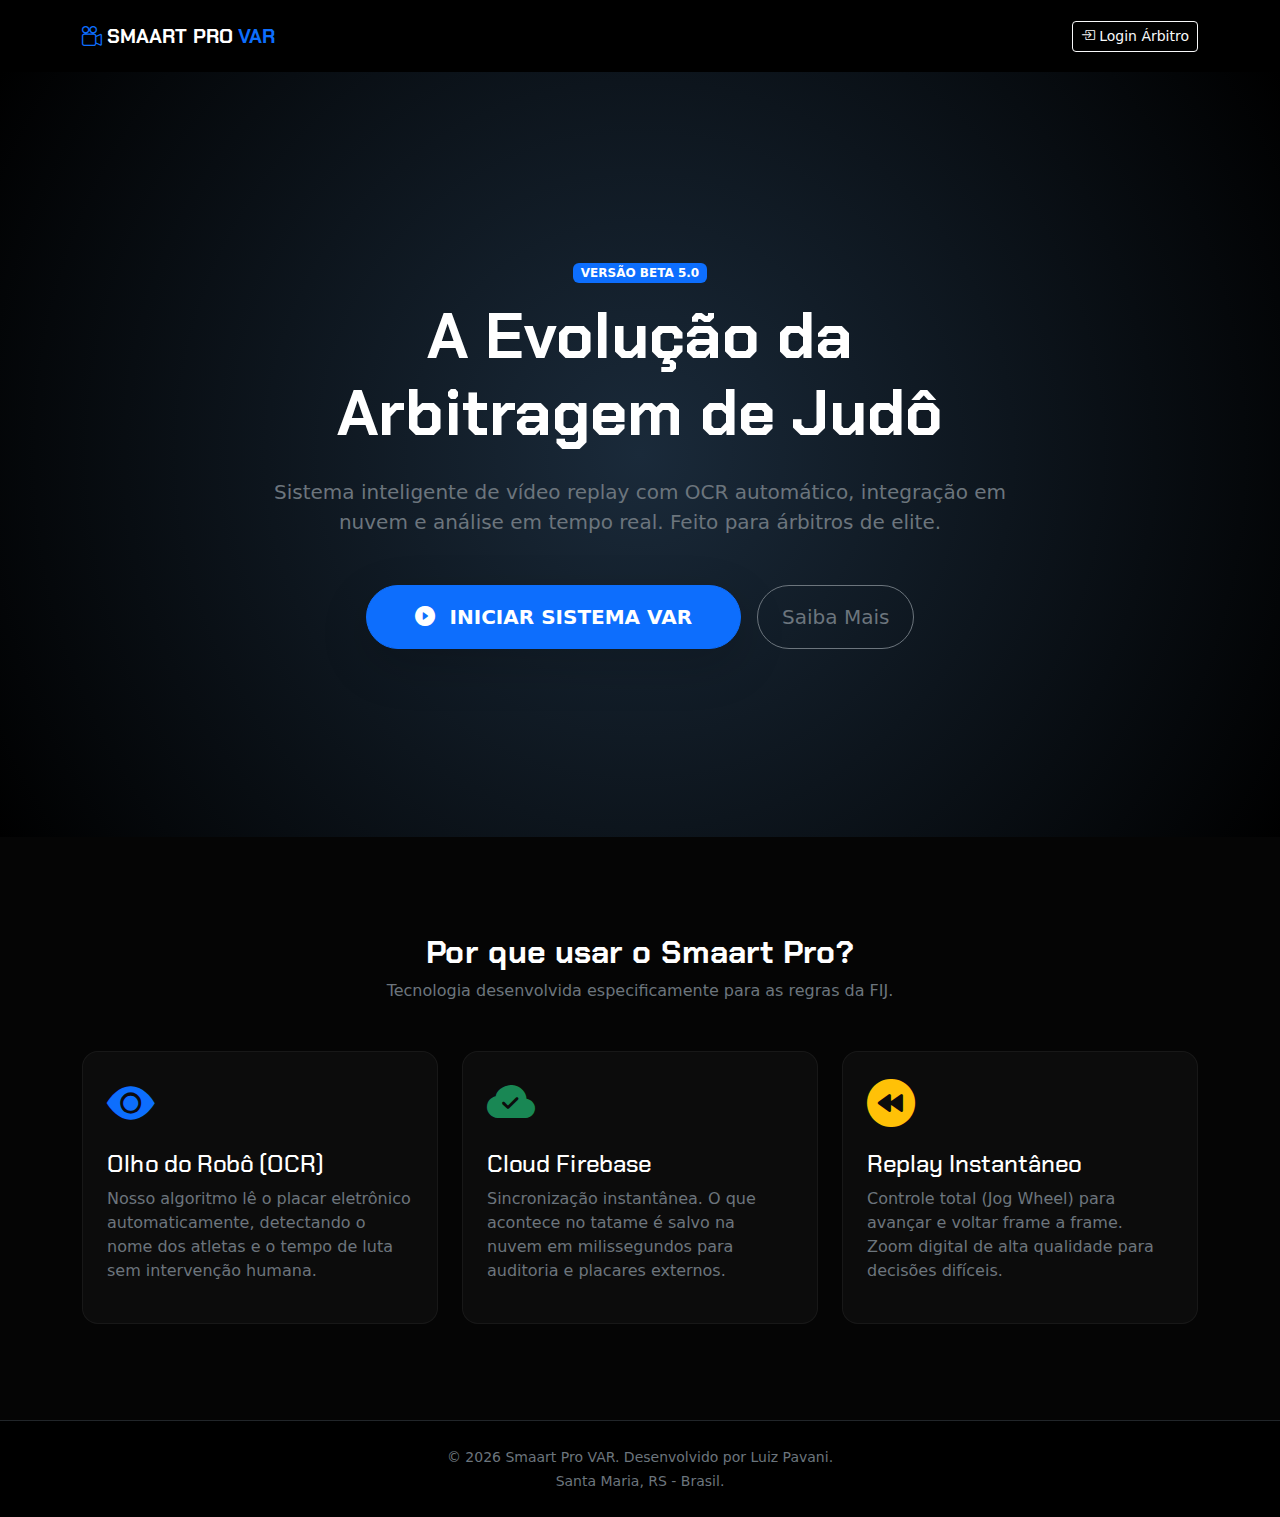
<file: SITE/index.html>
<!DOCTYPE html>
<html lang="pt-br">
<head>
    <meta charset="UTF-8">
    <meta name="viewport" content="width=device-width, initial-scale=1.0">
    <title>Smaart Pro VAR | Tecnologia para Arbitragem</title>
    
    <link href="https://cdn.jsdelivr.net/npm/bootstrap@5.3.0/dist/css/bootstrap.min.css" rel="stylesheet">
    <link rel="stylesheet" href="https://cdn.jsdelivr.net/npm/bootstrap-icons@1.10.0/font/bootstrap-icons.css">
    <link href="https://fonts.googleapis.com/css2?family=Chakra+Petch:wght@400;700&display=swap" rel="stylesheet">
    <link rel="stylesheet" href="style.css">
</head>
<body>

    <nav class="navbar navbar-expand-lg navbar-dark bg-black py-3">
        <div class="container">
            <a class="navbar-brand fw-bold text-uppercase" href="#">
                <i class="bi bi-camera-reels text-primary"></i> Smaart Pro <span class="text-primary">VAR</span>
            </a>
            <button class="btn btn-outline-light btn-sm ms-auto" onclick="window.location.href='./app/index.html'">
                <i class="bi bi-box-arrow-in-right"></i> Login Árbitro
            </button>
        </div>
    </nav>

    <header class="hero-section d-flex align-items-center text-center">
        <div class="container">
            <div class="row justify-content-center">
                <div class="col-lg-8">
                    <span class="badge bg-primary mb-3">VERSÃO BETA 5.0</span>
                    <h1 class="display-3 fw-bold text-white mb-4">A Evolução da Arbitragem de Judô</h1>
                    <p class="lead text-secondary mb-5">
                        Sistema inteligente de vídeo replay com OCR automático, integração em nuvem e análise em tempo real. Feito para árbitros de elite.
                    </p>
                    <div class="d-grid gap-3 d-sm-flex justify-content-sm-center">
                        <a href="./app/index.html" class="btn btn-primary btn-lg px-5 py-3 fw-bold rounded-pill shadow-lg glow-effect">
                            <i class="bi bi-play-circle-fill me-2"></i> INICIAR SISTEMA VAR
                        </a>
                        <a href="#features" class="btn btn-outline-secondary btn-lg px-4 py-3 rounded-pill">
                            Saiba Mais
                        </a>
                    </div>
                </div>
            </div>
        </div>
    </header>

    <section id="features" class="py-5 bg-darker">
        <div class="container py-5">
            <div class="text-center mb-5">
                <h2 class="fw-bold text-white">Por que usar o Smaart Pro?</h2>
                <p class="text-secondary">Tecnologia desenvolvida especificamente para as regras da FIJ.</p>
            </div>
            
            <div class="row g-4">
                <div class="col-md-4">
                    <div class="feature-card p-4 rounded-4 h-100">
                        <div class="icon-box mb-3 text-primary">
                            <i class="bi bi-eye-fill display-5"></i>
                        </div>
                        <h4 class="text-white">Olho do Robô (OCR)</h4>
                        <p class="text-secondary">Nosso algoritmo lê o placar eletrônico automaticamente, detectando o nome dos atletas e o tempo de luta sem intervenção humana.</p>
                    </div>
                </div>
                <div class="col-md-4">
                    <div class="feature-card p-4 rounded-4 h-100">
                        <div class="icon-box mb-3 text-success">
                            <i class="bi bi-cloud-check-fill display-5"></i>
                        </div>
                        <h4 class="text-white">Cloud Firebase</h4>
                        <p class="text-secondary">Sincronização instantânea. O que acontece no tatame é salvo na nuvem em milissegundos para auditoria e placares externos.</p>
                    </div>
                </div>
                <div class="col-md-4">
                    <div class="feature-card p-4 rounded-4 h-100">
                        <div class="icon-box mb-3 text-warning">
                            <i class="bi bi-rewind-circle-fill display-5"></i>
                        </div>
                        <h4 class="text-white">Replay Instantâneo</h4>
                        <p class="text-secondary">Controle total (Jog Wheel) para avançar e voltar frame a frame. Zoom digital de alta qualidade para decisões difíceis.</p>
                    </div>
                </div>
            </div>
        </div>
    </section>

    <footer class="bg-black py-4 text-center border-top border-dark">
        <div class="container">
            <small class="text-secondary">
                &copy; 2026 Smaart Pro VAR. Desenvolvido por Luiz Pavani. <br>
                Santa Maria, RS - Brasil.
            </small>
        </div>
    </footer>

</body>
</html>
</file>
<file: SITE/style.css>
/* Fonte futurista para títulos */
body {
    background-color: #0a0a0a;
    color: #e0e0e0;
    font-family: 'Segoe UI', system-ui, sans-serif;
}

h1, h2, h3, h4, .navbar-brand {
    font-family: 'Chakra Petch', sans-serif;
}

/* Fundo da área principal */
.hero-section {
    min-height: 85vh;
    background: radial-gradient(circle at center, #1a2a3a 0%, #000000 100%);
    position: relative;
    overflow: hidden;
}

/* Efeito de brilho no botão principal */
.glow-effect {
    box-shadow: 0 0 20px rgba(13, 110, 253, 0.5);
    transition: all 0.3s ease;
}

.glow-effect:hover {
    transform: scale(1.05);
    box-shadow: 0 0 40px rgba(13, 110, 253, 0.8);
}

/* Cards de funcionalidades */
.bg-darker {
    background-color: #050505;
}

.feature-card {
    background: rgba(255, 255, 255, 0.03);
    border: 1px solid rgba(255, 255, 255, 0.05);
    transition: transform 0.3s ease, background 0.3s;
}

.feature-card:hover {
    transform: translateY(-10px);
    background: rgba(255, 255, 255, 0.08);
    border-color: rgba(13, 110, 253, 0.3);
}

/* Detalhes */
.text-primary {
    color: #0d6efd !important;
}
</file>
